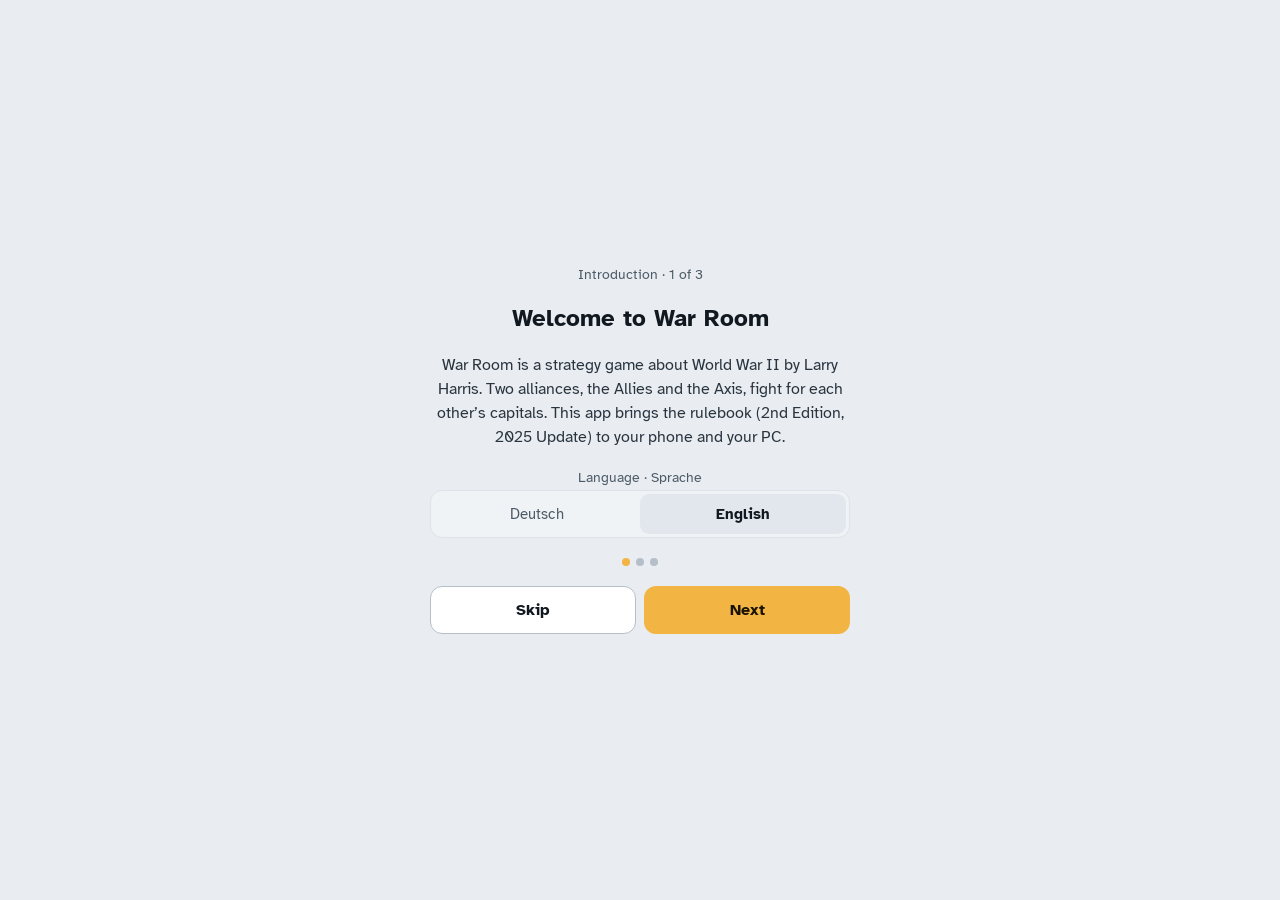
<file: static/war-room/index.html>
<!doctype html>
<html lang="de">
<head>
<meta charset="utf-8">
<meta name="viewport" content="width=device-width, initial-scale=1, viewport-fit=cover">
<meta name="theme-color" content="#301207">
<meta name="color-scheme" content="dark light">
<meta name="apple-mobile-web-app-capable" content="yes">
<meta name="mobile-web-app-capable" content="yes">
<meta name="apple-mobile-web-app-status-bar-style" content="black-translucent">
<meta name="apple-mobile-web-app-title" content="War Room">
<meta name="description" content="War Room – private digitale Fassung für Handy und PC · private digital edition for phone and PC">
<meta name="robots" content="noindex, nofollow">
<link rel="apple-touch-icon" href="apple-touch-icon.png">
<title>War Room</title>
<link rel="manifest" href="manifest.webmanifest"><link rel="icon" href="icon.svg" type="image/svg+xml"><link rel="stylesheet" href="assets/main-PASLQCQM.css">
</head>
<body data-pagefind-ignore="all">
<div id="root"></div>
<noscript>Die App braucht JavaScript. · This app needs JavaScript.</noscript>
<script type="module" src="assets/main-7BLK4ZT3.js"></script>
</body>
</html>
</file>
<file: static/war-room/assets/main-PASLQCQM.css>
@font-face{font-family:Atkinson Hyperlegible;font-weight:400;font-style:normal;font-display:swap;src:local("Atkinson Hyperlegible"),url("./AtkinsonHyperlegible-Regular-QM2HEKO6.woff") format("woff")}@font-face{font-family:Atkinson Hyperlegible;font-weight:700;font-style:normal;font-display:swap;src:local("Atkinson Hyperlegible Bold"),url("./AtkinsonHyperlegible-Bold-7HANFXYF.woff") format("woff")}@font-face{font-family:Barlow Condensed;font-weight:500;font-style:normal;font-display:swap;src:local("Barlow Condensed Medium"),url("./BarlowCondensed-Medium-UPMP4O4F.woff") format("woff")}@font-face{font-family:Barlow Condensed;font-weight:600;font-style:normal;font-display:swap;src:local("Barlow Condensed SemiBold"),url("./BarlowCondensed-SemiBold-X3N26CCY.woff") format("woff")}@font-face{font-family:Barlow Condensed;font-weight:700;font-style:normal;font-display:swap;src:local("Barlow Condensed Bold"),url("./BarlowCondensed-Bold-FT7YEVUT.woff") format("woff")}@font-face{font-family:Stardos Stencil;font-weight:700;font-style:normal;font-display:swap;src:local("Stardos Stencil Bold"),url("./StardosStencil-Bold-7ILNGLM6.ttf") format("truetype")}:root{--font: "Atkinson Hyperlegible", system-ui, -apple-system, "Segoe UI", Roboto, sans-serif;--font-num: "Barlow Condensed", "Arial Narrow", system-ui, sans-serif;--font-stencil: "Stardos Stencil", "Barlow Condensed", Georgia, serif;--bg: #0E141A;--bg-deep: #0B1015;--surface: #18212A;--surface-2: #212C37;--surface-3: #2C3946;--surface-sunk: #141B22;--line: #2F3C48;--line-soft: #24303A;--line-strong: #3A4652;--text: #EDF1F4;--text-2: #C9D3DC;--muted: #A3B0BC;--accent: #F2B544;--accent-text: #F2B544;--accent-soft: #232016;--on-accent: #1B1300;--allied: #79B0F2;--axis: #F2925F;--on-badge: #0E141A;--nation-US: #2F64D6;--nation-BC: #B0307F;--nation-SU: #D2232A;--nation-CHN: #F2C81F;--nation-GER: #262626;--nation-ITA: #4CC26E;--nation-JPN: #F4F1EA;--nation-GER-rim: #EDEDE6;--nation-JPN-rim: #C8102E;--board-sea: #496A8C;--hotspot: #F07A2E;--order: #EE5A3C;--op-paper: #F3EED0;--op-band: #1E1E1E;--op-field: #FFFFFF;--op-ink: #1E1C16;--op-line: #A9A28C;--embattled-red: #E0453A;--embattled-blue: #5B8CFF;--wood: #301207;--wood-ink: #F4F1EA;--wood-muted: #D9C5A6;--wood-faint: #A68B6C;--battle: #413B39;--on-nation-US: #FFFFFF;--on-nation-BC: #FFFFFF;--on-nation-SU: #FFFFFF;--on-nation-CHN: #0B0F14;--on-nation-GER: #FFFFFF;--on-nation-ITA: #0B0F14;--on-nation-JPN: #0B0F14;--die-yellow: #F1C615;--die-blue: #4C74ED;--die-green: #3FA750;--die-red: #D72C32;--die-black: #0A0A0A;--die-white: #F2F2F2;--res-oil: #C06C6C;--res-iron: #9CA8C0;--res-osr: #8A6038;--ok: #6FD3B4;--reach-near: #6FD3B4;--reach-far: #8CBEFF;--reach-rail: #FF8AD8;--ok-bg: #12241F;--ok-line: #2E6B5A;--ok-text: #D7E7E1;--danger: #FF9A8F;--danger-bg: #2A1717;--danger-line: #6B3530;--warn-bg: #2A2414;--warn-line: #5C4A1E;--warn-text: #EDE3C8;--sea: #10202D;--sea-line: #2B4A63;--land-line: #7A8794;--land-neutral: #3A3F45;--land-impassable: #232A31;--map-label: #EDF1F4;--map-halo: #0A1016;--shadow: 0 8px 28px rgba(0, 0, 0, .45);--radius: 14px;--tap: 48px;color-scheme:dark}:root[data-theme=light]{--bg: #F4F6F8;--bg-deep: #E9EDF1;--surface: #FFFFFF;--surface-2: #EEF2F5;--surface-3: #E1E7ED;--surface-sunk: #F0F3F6;--line: #CBD4DC;--line-soft: #DDE3E9;--line-strong: #B4BFC9;--text: #111820;--text-2: #2A3540;--muted: #4D5B68;--accent: #F2B544;--accent-text: #7A4E00;--accent-soft: #FFF4DC;--on-accent: #1B1300;--allied: #79B0F2;--axis: #F2925F;--ok: #1B7A5E;--ok-bg: #E3F5EE;--ok-line: #8FD2BC;--ok-text: #12392E;--danger: #B3261E;--danger-bg: #FCEBEA;--danger-line: #E7A39D;--warn-bg: #FFF5DA;--warn-line: #E6C46E;--warn-text: #4A3A0C;--sea: #CFE1EF;--sea-line: #A9C6DC;--land-line: #FFFFFF;--land-neutral: #DAD7CE;--land-impassable: #CFCBC1;--map-label: #111820;--map-halo: #FFFFFF;--shadow: 0 8px 28px rgba(20, 30, 40, .18);color-scheme:light}@media(prefers-color-scheme:light){:root:not([data-theme=dark]){--bg: #F4F6F8;--bg-deep: #E9EDF1;--surface: #FFFFFF;--surface-2: #EEF2F5;--surface-3: #E1E7ED;--surface-sunk: #F0F3F6;--line: #CBD4DC;--line-soft: #DDE3E9;--line-strong: #B4BFC9;--text: #111820;--text-2: #2A3540;--muted: #4D5B68;--accent: #F2B544;--accent-text: #7A4E00;--accent-soft: #FFF4DC;--on-accent: #1B1300;--allied: #79B0F2;--axis: #F2925F;--ok: #1B7A5E;--ok-bg: #E3F5EE;--ok-line: #8FD2BC;--ok-text: #12392E;--danger: #B3261E;--danger-bg: #FCEBEA;--danger-line: #E7A39D;--warn-bg: #FFF5DA;--warn-line: #E6C46E;--warn-text: #4A3A0C;--sea: #CFE1EF;--sea-line: #A9C6DC;--land-line: #FFFFFF;--land-neutral: #DAD7CE;--land-impassable: #CFCBC1;--map-label: #111820;--map-halo: #FFFFFF;--shadow: 0 8px 28px rgba(20, 30, 40, .18);color-scheme:light}}html{font-size:16px;-webkit-text-size-adjust:100%}html[data-text=large]{font-size:18px}html[data-text=xlarge]{font-size:20px}html[data-zoom],html[data-zoom] body{overflow:hidden}html[data-zoom] #root{width:calc(100% / var(--zoom));height:calc(100% / var(--zoom));transform:scale(var(--zoom));transform-origin:0 0}*{box-sizing:border-box}html,body{margin:0;height:100%;background:var(--bg);color:var(--text);font-family:var(--font)}body{overscroll-behavior:none;-webkit-tap-highlight-color:transparent}#root{height:100%}button,input,select,textarea{font:inherit;color:inherit}button{cursor:pointer}button:disabled{cursor:not-allowed}a{color:var(--accent-text)}:focus-visible{outline:3px solid var(--accent);outline-offset:2px}.sr-only{position:absolute;width:1px;height:1px;overflow:hidden;clip:rect(0 0 0 0);white-space:nowrap}.num{font-family:var(--font-num);font-variant-numeric:tabular-nums;white-space:nowrap}.muted{color:var(--muted)}.small{font-size:.875rem}.tiny{font-size:.8125rem}.strong{font-weight:700}.accent{color:var(--accent-text)}.ok-text{color:var(--ok)}.danger-text{color:var(--danger)}.row{display:flex;flex-direction:row;align-items:center;gap:8px}.row.wrap{flex-wrap:wrap}.col{display:flex;flex-direction:column;gap:8px}.grow{flex:1;min-width:0}.gap-2{gap:2px}.gap-4{gap:4px}.gap-8{gap:8px}.gap-12{gap:12px}.space{justify-content:space-between}.center{justify-content:center;align-items:center}@media(prefers-reduced-motion:reduce){*{animation:none!important;transition:none!important}}html[data-motion=reduced] *{animation:none!important;transition:none!important}.app{height:100%;display:flex;flex-direction:column;max-width:720px;margin:0 auto;position:relative;background:var(--bg)}.screen{flex:1;min-height:0;display:flex;flex-direction:column}.scroll{flex:1;min-height:0;overflow-y:auto;-webkit-overflow-scrolling:touch}.pad{padding:0 16px}.page{padding:4px 16px 24px;display:flex;flex-direction:column;gap:12px}.wood{background-color:var(--wood);background-image:var(--tex-wood, none);background-size:max(800px,100%) auto;color:var(--wood-ink)}.paper{background-color:var(--op-paper);background-image:var(--tex-paper, none);color:var(--op-ink)}.battle-surface{background-color:var(--battle);background-image:var(--tex-battle, none)}.topbar{display:flex;align-items:center;gap:4px;padding:max(8px,env(safe-area-inset-top)) 8px 6px 4px;min-height:60px;border-bottom:2px solid #120602;background-color:var(--wood);background-image:var(--tex-wood, none);background-size:max(800px,100%) auto;background-position:0 0;color:var(--wood-ink)}.topbar h1{margin:0;font-size:1.25rem;font-weight:700;line-height:1.2}.topbar .sub,.topbar .muted{font-size:.8125rem;color:var(--wood-muted)}.topbar .accent{color:var(--accent)}.topbar .icon-btn{color:var(--wood-ink)}.topbar .icon-btn:active{background:#f4f1ea24}.topbar .chip{color:var(--wood-ink);border-color:#f4f1ea80;background:#00000038}.topbar .brand{font-family:var(--font-stencil);font-size:1.5rem;letter-spacing:.04em;text-transform:uppercase;color:#e9c46a}.topbar .titles{flex:1;min-width:0;display:flex;flex-direction:column}.topbar .titles>*{white-space:nowrap;overflow:hidden;text-overflow:ellipsis}.player-chip{white-space:nowrap;padding:0 8px;font-size:.8125rem;flex-shrink:0}.player-chip-name{margin-left:4px;max-width:7em;overflow:hidden;text-overflow:ellipsis}@media(max-width:399px){.player-chip-name{display:none}}.player-flags{display:inline-flex;align-items:center;gap:3px}.player-flags .num{font-weight:700;font-size:.875rem}.nowrap{white-space:nowrap;flex-wrap:nowrap}.hs-kind{display:inline-flex;align-items:center}.game-title{font-size:1.0625rem;white-space:nowrap;overflow:hidden;text-overflow:ellipsis;min-width:0}.topbar .titles>.game-title{white-space:normal;overflow:visible;line-height:1.15;font-family:var(--font-num);font-size:1.125rem}.screen.game>.topbar{flex-wrap:wrap;row-gap:0}.phase-strip{flex:1 0 100%;display:flex;align-items:center;flex-wrap:wrap;gap:4px 10px;min-height:36px;--rim-y: 6px;--rim-x: 0px;border:none;background:#0000002e;color:var(--wood-ink);font:inherit;text-align:left;padding:4px 10px;border-radius:10px;margin:2px 0 0 4px}.phase-strip:active{background:#f4f1ea24}.phase-strip-name{font-weight:700;font-size:.9375rem}.topbar button.game-titles{border:none;background:none;color:inherit;font:inherit;text-align:left;padding:2px 4px;border-radius:10px;align-items:stretch;gap:1px}.topbar button.game-titles:active{background:#f4f1ea24}.game-head-name{display:flex;align-items:center;gap:4px;min-width:0;line-height:1.25}.game-head-name .game-head-text{white-space:nowrap;overflow:hidden;text-overflow:ellipsis;min-width:0}.game-head-name svg{flex-shrink:0;opacity:.8}.icon-btn{width:var(--tap);height:var(--tap);min-width:var(--tap);border-radius:12px;border:none;background:transparent;color:var(--text);display:inline-flex;align-items:center;justify-content:center}.icon-btn:active{background:var(--surface-2)}.icon-btn.boxed{border:1px solid var(--line-strong);background:var(--bg);width:44px;height:44px;min-width:44px}.topbar .icon-btn.back-games{color:var(--wood-ink)}.phases{display:inline-flex;align-items:center;gap:2px;flex-shrink:0}.phases>span{display:inline-flex;color:var(--wood-faint)}.phases>span.done{color:var(--wood-muted)}.phases>span.now{color:var(--accent)}.phases.on-surface>span{color:var(--muted);opacity:.6}.phases.on-surface>span.done{opacity:1}.phases.on-surface>span.now{color:var(--accent-text);opacity:1}.tabbar{display:grid;grid-template-columns:repeat(6,minmax(0,1fr));border-top:2px solid #120602;padding:6px 4px max(10px,env(safe-area-inset-bottom));background-color:var(--wood);background-image:var(--tex-wood, none);background-size:max(800px,100%) auto;background-position:0 100%}.tabbar button{border:none;background:none;color:var(--wood-muted);display:flex;flex-direction:column;align-items:center;gap:3px;font-size:.75rem;min-height:52px;position:relative;padding:4px 0;border-radius:10px}.tabbar button[aria-current=page]{color:var(--accent);font-weight:700;background:#00000047}.tabbar .count{position:absolute;top:0;left:50%;margin-left:6px;min-width:18px;height:18px;padding:0 4px;border-radius:9px;background:var(--accent);color:var(--on-accent);font-size:.75rem;font-weight:700;display:flex;align-items:center;justify-content:center}.section-head{display:flex;align-items:center;justify-content:space-between;gap:8px;margin-top:6px}.section-head .section-title{margin-top:0}.help-btn{position:relative;flex-shrink:0;width:32px;height:32px;border-radius:16px;border:none;background:transparent;color:var(--muted);display:inline-flex;align-items:center;justify-content:center;padding:0}.help-btn:after{content:"";position:absolute;inset:-8px}.help-btn:active{background:var(--surface-2)}.topbar .help-btn{color:var(--wood-muted)}.topbar .help-btn.big{width:44px;height:44px;border-radius:22px;color:var(--wood-ink)}.topbar .help-btn.big:active{background:#f4f1ea24}.help-text p{margin:0;line-height:1.45}.help-text ul{margin:0;padding-left:20px;display:flex;flex-direction:column;gap:6px;line-height:1.4}.section-title{margin:6px 0 0 2px;font-family:var(--font-num);font-weight:600;font-size:.95rem;letter-spacing:.06em;text-transform:uppercase;color:var(--muted)}.section-title.accent{color:var(--accent-text)}.card{background:var(--surface);border:1px solid var(--line);border-radius:var(--radius);padding:14px;display:flex;flex-direction:column;gap:8px}.card.flat{border-color:transparent}.card.sunk{background:var(--surface-sunk);border-color:var(--line-soft)}.card.tap{text-align:left;width:100%;color:inherit}.card.tap:active{background:var(--surface-2)}.card.selected{border:2px solid var(--accent);background:var(--accent-soft)}.card.row{flex-direction:row;align-items:center}.list{background:var(--surface);border-radius:var(--radius);overflow:hidden;display:flex;flex-direction:column}.list>*+*{border-top:1px solid var(--line-soft)}.list-row{display:flex;align-items:center;gap:12px;min-height:56px;padding:8px 14px;background:none;border:none;width:100%;text-align:left;color:inherit}button.list-row:active{background:var(--surface-2)}.list-row .title{font-size:1rem}.list-row .meta{font-size:.8125rem;color:var(--muted)}.graphic-symbol{display:inline-block;flex:none;background-repeat:no-repeat}.graphic-strip{display:flex;flex-wrap:wrap;gap:6px;align-items:center}.btn{min-height:var(--tap);padding:0 16px;border-radius:12px;border:1px solid var(--line-strong);background:var(--surface);color:var(--text);font-weight:700;font-size:1rem;display:inline-flex;align-items:center;justify-content:center;gap:8px;text-decoration:none}.btn.lg{min-height:56px;border-radius:14px;font-size:1.0625rem}.btn.primary{background:var(--accent);color:var(--on-accent);border-color:transparent}.btn.danger{background:var(--danger-bg);color:var(--danger);border-color:var(--danger-line)}.btn.ghost{background:transparent;border-color:transparent;color:var(--accent-text)}.btn.link{background:transparent;border:none;color:var(--danger);text-decoration:underline;font-weight:400;font-size:.875rem;min-height:40px}.btn.block{width:100%}.btn:disabled{opacity:.45}.btn.small{min-height:40px;padding:0 12px;font-size:.875rem}.btn.only-icon{padding:0;width:var(--tap);min-width:var(--tap);flex-shrink:0}:where(button,a[href],summary,[role=button],[role=radio],[role=tab],[role=switch]):where(:not(.map-wrap *)){position:relative}:where(button,a[href],summary,[role=button],[role=radio],[role=tab],[role=switch]):where(:not(.map-wrap *)):after{content:"";position:absolute;inset:calc(-1 * var(--rim-y, var(--rim, 4px))) calc(-1 * var(--rim-x, var(--rim, 4px)))}.btn.small,.btn.link,.segmented button,.bb-head .icon-btn{--rim: 5px}.pr-head .icon-btn,.op-head .stepper button{--rim: 7px}.pr-table .stepper button,.pr-cg .stepper button{--rim: 8px}.bb-unit,.bb-all,.switch{--rim: 9px}.bb-plate{--rim-y: 15px;--rim-x: 8px;cursor:pointer}.bb-plate:disabled{cursor:default;opacity:1}.chip{--rim: 7px}.rule-chip{--rim: 9px}.rule-chip.mini{--rim: 12px}.unit-chip.tappable{--rim: 10px;--rim-y: 10px;--rim-x: 4px}.pr-unit-btn{--rim-y: 10px;--rim-x: 4px}summary{--rim-y: 10px;--rim-x: 0px}.footer{display:flex;gap:8px;padding:12px 16px max(16px,env(safe-area-inset-bottom));border-top:1px solid var(--line-soft);background:var(--bg);flex-wrap:wrap}.footer .btn.grow{flex:1}.stepline{display:grid;grid-auto-flow:column;grid-auto-columns:minmax(0,1fr);gap:4px;list-style:none;margin:0;padding:0}.stepline>span,.stepline>li{font-size:.75rem;text-align:center;padding-top:6px;border-top:4px solid var(--line-soft);color:var(--muted)}.stepline>li{display:flex;align-items:center;justify-content:center;gap:4px;white-space:nowrap;overflow:hidden}.stepline>li .num{font-weight:700;font-size:.875rem}.stepline>.done{border-color:#4a5a68}.stepline>.now{border-color:var(--accent);color:var(--accent-text);font-weight:700}.stepper{display:inline-flex;align-items:center;gap:4px}.stepper button{width:44px;height:44px;border-radius:10px;border:1px solid var(--line-strong);background:var(--surface-2);color:var(--text);display:inline-flex;align-items:center;justify-content:center}.stepper output{min-width:36px;text-align:center;font-family:var(--font-num);font-size:1.5rem;font-weight:700}.segmented{display:grid;grid-auto-columns:minmax(0,1fr);grid-auto-flow:column;padding:3px;border-radius:12px;background:var(--surface-sunk);border:1px solid var(--line-soft)}.segmented button{min-height:40px;border-radius:9px;border:none;background:transparent;color:var(--muted);font-size:.9375rem;padding:0 6px}.segmented button[aria-checked=true],.segmented button[aria-selected=true]{background:var(--surface-3);color:var(--text);font-weight:700}.switch{width:52px;height:32px;min-width:52px;border-radius:16px;border:none;background:var(--line-strong);padding:3px;display:flex;justify-content:flex-start}.switch span{width:26px;height:26px;border-radius:13px;background:var(--muted)}.switch[aria-checked=true]{background:var(--accent);justify-content:flex-end}.switch[aria-checked=true] span{background:var(--on-accent)}.switch:disabled,select.input:disabled{opacity:.45}.chip{min-height:36px;padding:0 12px;border-radius:18px;border:1px solid var(--line-strong);background:transparent;color:var(--text);font-size:.875rem;display:inline-flex;align-items:center;gap:6px}.chip[aria-pressed=true],.chip.on{border-color:var(--accent);background:var(--accent-soft);color:var(--accent-text);font-weight:700}.choice{display:flex;align-items:center;gap:12px;min-height:52px;padding:8px 12px;border-radius:12px;border:1px solid var(--line);background:var(--surface);color:inherit;text-align:left;width:100%}.choice[aria-checked=true],.choice[aria-pressed=true],.choice.on{border:2px solid var(--accent);background:var(--accent-soft)}.choice:disabled{color:var(--muted)}.radio-dot{width:20px;height:20px;min-width:20px;border-radius:10px;border:2px solid var(--line-strong);display:inline-flex;align-items:center;justify-content:center}.choice[aria-checked=true] .radio-dot,.choice.on .radio-dot{border-color:var(--accent)}.choice[aria-checked=true] .radio-dot:after,.choice.on .radio-dot:after{content:"";width:10px;height:10px;border-radius:5px;background:var(--accent)}.input{min-height:48px;padding:0 14px;border-radius:12px;background:var(--surface);border:1px solid var(--line);width:100%;font-size:1rem}.search{display:flex;align-items:center;gap:10px;min-height:48px;padding:0 14px;border-radius:12px;background:var(--surface);border:1px solid var(--line)}.search input{flex:1;min-width:0;border:none;background:transparent;outline:none;font-size:1rem}.badge{display:inline-flex;align-items:center;gap:4px;padding:1px 6px;border-radius:4px;font-family:var(--font-num);font-weight:700;font-size:.875rem;line-height:1.35;color:var(--on-badge);white-space:nowrap}.badge.allied{background:var(--allied)}.badge.axis{background:var(--axis)}.badge.neutral{background:#c9d3dc}.badge.lg{font-size:1.0625rem;padding:2px 8px;border-radius:6px;gap:5px}.badge.nation{padding:1px 6px 1px 2px;border:1px solid transparent}.badge.nation.lg{padding:2px 8px 2px 3px}.badge.nation .token{border-radius:3px}.badge.n-US{background:var(--nation-US);color:var(--on-nation-US)}.badge.n-BC{background:var(--nation-BC);color:var(--on-nation-BC)}.badge.n-SU{background:var(--nation-SU);color:var(--on-nation-SU)}.badge.n-CHN{background:var(--nation-CHN);color:var(--on-nation-CHN)}.badge.n-GER{background:var(--nation-GER);color:var(--on-nation-GER);border-color:var(--nation-GER-rim)}.badge.n-ITA{background:var(--nation-ITA);color:var(--on-nation-ITA)}.badge.n-JPN{background:var(--nation-JPN);color:var(--on-nation-JPN);border-color:var(--nation-JPN-rim)}.token{display:inline-block;flex:none;vertical-align:middle;overflow:visible}.unit-chip{display:inline-flex;align-items:center;gap:5px;padding:3px 9px 3px 4px;border-radius:8px;background:var(--surface-3);white-space:nowrap;border:1px solid transparent}.unit-chip b{font-family:var(--font-num);font-size:1.125rem;line-height:1.1}.unit-chip span{font-size:.875rem}.unit-chip.damaged{border:1px dashed var(--accent)}.unit-chip.damaged em{font-style:normal;font-size:.75rem;color:var(--accent-text)}.unit-chip.gone{opacity:.5;text-decoration:line-through}.unit-chip.tappable{font:inherit;color:inherit;cursor:pointer}.unit-chip.tappable>span{text-decoration:underline dotted;text-underline-offset:3px}.unit-chip.tappable:active{background:var(--surface-2)}.unit-card-line{display:grid;grid-template-columns:minmax(7em,auto) 1fr;gap:2px 10px;align-items:center}.unit-card-line>.row{grid-column:2}.unit-card-table{border-collapse:collapse;width:100%;font-size:.875rem}.unit-card-table caption{text-align:left;padding:4px 0}.unit-card-table th,.unit-card-table td{padding:4px 6px;border-bottom:1px solid var(--line);text-align:left}.unit-card-table thead th{font-weight:600;color:var(--muted);font-size:.75rem}.unit-card-table td.num,.unit-card-table thead th:not(:first-child){text-align:right}.legend-row{display:flex;align-items:flex-start;gap:12px}.legend-sign{flex:0 0 52px;display:flex;justify-content:center;align-items:center;min-height:32px}.legend .map-pin.legend-report{position:static;transform:none;font-size:.75rem;border-radius:6px}.legend .convoy-badge.legend-convoy{position:static;display:inline-flex;gap:2px}.die{width:44px;height:44px;min-width:44px;border-radius:50%;display:inline-flex;align-items:center;justify-content:center}.die.sm{width:30px;height:30px;min-width:30px}.die.used{opacity:.4}.die.current{outline:3px solid var(--accent);outline-offset:2px}.cmd-token{filter:drop-shadow(0 1px 1px rgba(0,0,0,.35))}.token-row{display:flex;flex-wrap:wrap;gap:8px;align-items:center}.stencil-title{margin:0;font-family:var(--font-stencil);font-weight:700;font-size:1.625rem;line-height:1.15;letter-spacing:.02em;text-transform:uppercase;color:var(--text)}.rule-chip{align-self:flex-start;display:inline-flex;align-items:center;gap:6px;min-height:32px;padding:0 10px;border-radius:8px;background:var(--surface-2);color:var(--text-2);border:none;font-size:.8125rem;text-decoration:none}.rule-chip b{font-family:var(--font-num);font-weight:600;font-size:.9375rem}.rule-chip.mini{min-height:26px;padding:0 8px;font-size:.75rem}.rule-chip.mini b{font-size:.8125rem}.status{display:inline-flex;align-items:center;gap:5px;min-height:28px;padding:0 10px;border-radius:14px;font-size:.8125rem}.status.mine{background:var(--accent);color:var(--on-accent);font-weight:700}.status.wait{border:1px solid var(--line-strong);color:var(--muted)}.status.done{background:var(--ok-bg);color:var(--ok);font-weight:700}.update-bar{flex-shrink:0;display:flex;align-items:center;gap:8px;padding:max(8px,env(safe-area-inset-top)) 12px 8px;background:var(--warn-bg);color:var(--warn-text);border-bottom:1px solid var(--warn-line)}.update-bar .btn{flex-shrink:0}.app:has(>.update-bar) .topbar,.app:has(>.update-bar) .screen.game>.topbar{padding-top:8px}.notice{display:flex;gap:10px;align-items:flex-start;padding:12px;border-radius:12px;font-size:.875rem;line-height:1.4}.notice.info{background:var(--surface-sunk);color:var(--text-2)}.notice.ok{background:var(--ok-bg);border:1px solid var(--ok-line);color:var(--ok-text)}.notice.warn{background:var(--warn-bg);border:1px solid var(--warn-line);color:var(--warn-text)}.notice.error{background:var(--danger-bg);border:1px solid var(--danger-line);color:var(--text)}.notice .title{font-weight:700;font-size:1rem}.notice.ok .title{color:var(--ok)}.notice.warn .title{color:var(--accent-text)}.notice.error .title{color:var(--danger)}blockquote.quote{margin:0;padding:0 0 0 12px;border-left:3px solid var(--line-strong);font-size:.875rem;line-height:1.45;color:var(--text)}.backdrop{position:fixed;inset:0;background:#04080c99;z-index:40}.sheet{position:fixed;left:0;right:0;bottom:0;max-width:720px;margin:0 auto;max-height:88%;background:var(--surface);border-radius:20px 20px 0 0;border-top:1px solid var(--line);z-index:41;display:flex;flex-direction:column;box-shadow:var(--shadow)}.sheet .grip{align-self:center;width:40px;height:5px;border-radius:3px;background:#4a5a68;margin:8px 0 4px}.sheet .sheet-head{display:flex;align-items:flex-start;gap:8px;padding:4px 8px 4px 16px}.sheet .sheet-head h2{margin:8px 0 0;font-size:1.25rem}.sheet .sheet-body{overflow-y:auto;padding:4px 16px max(20px,env(safe-area-inset-bottom));display:flex;flex-direction:column;gap:12px}.overlay{position:fixed;inset:0;z-index:30;background:var(--bg);display:flex;flex-direction:column;max-width:720px;margin:0 auto}.handover{position:fixed;inset:0;z-index:75;background:var(--bg-deep);display:flex;flex-direction:column;align-items:center;justify-content:center;gap:20px;padding:24px;text-align:center}.handover.wood{background-color:var(--wood);background-image:var(--tex-wood, none);background-size:cover;background-position:center}.map-wrap{position:relative;flex:1;min-height:0;overflow:hidden;background:var(--sea);touch-action:none;user-select:none;-webkit-user-select:none}.map-gesture [data-map-gesture],.map-gesture [data-map-gesture] *{touch-action:none}.map-wrap{contain:layout paint}.map-wrap:focus:not(:focus-visible){outline:none}.map-wrap:focus-visible{outline:2px solid var(--accent);outline-offset:-2px}.map-stage{position:absolute;inset:0;transform-origin:0 0;will-change:transform;pointer-events:none}.map-tools{position:absolute;right:12px;top:56px;display:flex;flex-direction:column;gap:6px;z-index:2;flex-wrap:wrap-reverse;align-content:flex-start;max-height:calc(100% - 64px)}.map-tools.collapsed>:not(.map-tools-toggle){display:none}.map-drag{position:absolute;inset:0;width:100%;height:100%;display:none;pointer-events:none;z-index:3;overflow:visible}.map-drag line{stroke:var(--accent);stroke-width:3;stroke-dasharray:7 5;stroke-linecap:round}.map-hover{position:absolute;left:0;top:0;display:none;flex-direction:column;gap:2px;max-width:280px;padding:6px 10px;pointer-events:none;z-index:5;background:var(--surface);color:var(--text);border:1px solid var(--line-strong);border-radius:10px;box-shadow:var(--shadow);font-size:.8125rem;line-height:1.35}.map-hover b{font-size:.875rem}.map-overview{position:absolute;left:12px;bottom:12px;z-index:2;width:176px;height:176px;border-radius:10px;overflow:hidden;cursor:pointer;background:var(--sea);border:1px solid var(--line-strong);box-shadow:var(--shadow);touch-action:none}.map-overview canvas,.map-overview svg{position:absolute;inset:0;width:176px;height:176px}.map-overview polygon{fill:color-mix(in srgb,var(--accent) 18%,transparent);stroke:var(--accent);stroke-width:2}.outbox-bar{position:fixed;top:calc(60px + env(safe-area-inset-top));left:8px;right:8px;max-width:560px;margin:0 auto;z-index:20;display:flex;flex-wrap:wrap;align-items:center;gap:8px;padding:10px 12px;border-radius:12px;background:var(--warn-bg);color:var(--warn-text);border:1px solid var(--warn-line);box-shadow:var(--shadow)}.shortcut-list{display:flex;flex-direction:column;gap:6px;margin:0}.shortcut-list>div{display:grid;grid-template-columns:9.5rem 1fr;gap:8px;align-items:baseline}.shortcut-list dd{margin:0;font-size:.9375rem;line-height:1.4}.shortcut-list kbd{display:inline-block;padding:2px 7px;border:1px solid var(--line-strong);border-bottom-width:2px;border-radius:6px;background:var(--surface-2);font-family:var(--font);font-size:.8125rem;font-weight:700;white-space:nowrap}.map-area:has(>.bb-sheet:not(.closed)) .map-tools{top:8px;flex-direction:row;flex-wrap:nowrap;max-height:none}.region-pop{position:absolute;left:8px;top:60px;z-index:4;display:flex;flex-direction:column;gap:8px;padding:6px 10px 10px 12px;background:var(--surface);border:1px solid var(--line-strong);border-radius:14px;box-shadow:var(--shadow);outline:none}.region-pop-head{display:flex;align-items:center;gap:4px}.region-pop-head h2{flex:1;margin:0;font-size:1rem;line-height:1.25}.region-pop-body{display:flex;flex-direction:column;gap:8px;min-height:0;overflow-y:auto;overscroll-behavior:contain}.region-pop-stacks{list-style:none;margin:0;padding:0;display:flex;flex-direction:column;gap:6px}.region-pop-stack{display:flex;align-items:center;gap:8px;padding:4px 6px;border-radius:10px;background:var(--surface-2)}.region-pop-icon{display:inline-flex;justify-content:center;min-width:30px;flex-shrink:0}.region-pop-actions{justify-content:flex-end}.region-pop-arrow{position:absolute;width:14px;height:14px;background:var(--surface);border:1px solid var(--line-strong);transform:rotate(45deg);pointer-events:none}.region-pop[data-side=above] .region-pop-arrow{bottom:-8px;border-top:none;border-left:none}.region-pop[data-side=below] .region-pop-arrow{top:-8px;border-bottom:none;border-right:none}.region-pop[data-side=cover] .region-pop-arrow{display:none}.region-pop[data-side=right] .region-pop-arrow{left:-8px;border-top:none;border-right:none}.region-pop[data-side=left] .region-pop-arrow{right:-8px;border-bottom:none;border-left:none}.map-compass{display:inline-flex;color:var(--accent-text)}.map-tools .map-globe[aria-pressed=true]{border:2px solid var(--accent);background:var(--accent-soft);color:var(--accent-text)}.map-overlay{position:absolute;left:0;top:0;width:0;height:0;pointer-events:none}.map-place{position:absolute;width:0;height:0}.map-canvas{position:absolute;pointer-events:none}.map-upright{position:absolute;left:0;top:0;pointer-events:none}.map-perf{position:absolute;left:8px;top:8px;z-index:3;max-width:min(260px,calc(100% - 80px));padding:6px 8px;border-radius:10px;background:#080c10d1;color:#edf1f4;font-family:var(--font-num);font-size:12px;line-height:1.3;pointer-events:none}.map-perf p{margin:0}.map-perf-head b{color:#f2b544}.map-perf .map-perf-act{margin-top:4px}.map-perf table{border-collapse:collapse;margin-top:2px}.map-perf th,.map-perf td{padding:0 6px 0 0;text-align:left;font-weight:400}.map-perf th{color:#a3b0bc}.map-perf-actions{display:flex;gap:6px;margin-top:4px;pointer-events:auto}.map-name{position:absolute;left:0;transform:translate(-50%);display:flex;align-items:center;gap:2px;white-space:nowrap}.map-label{color:var(--map-label);font-family:var(--font);font-weight:700;font-size:.75rem;line-height:.875rem;padding:0 3px;border-radius:3px;background:color-mix(in srgb,var(--map-halo) 72%,transparent)}.map-bombs{display:inline-flex;align-items:center;gap:1px}.map-bombs .map-label{font-family:var(--font-num);font-size:11px}.map-board{position:absolute;left:0;top:0;transform-origin:0 0}.map-board>img{position:absolute;left:0;top:0;width:100%;height:100%;display:block;-webkit-user-select:none;user-select:none;-webkit-user-drag:none}.map-board-sea{position:absolute;border-radius:50%;background:var(--board-sea)}.yourturn{position:relative;z-index:3;background:var(--surface);border-radius:20px 20px 0 0;border-top:1px solid var(--line);padding:4px 16px 12px;display:flex;flex-direction:column;gap:8px}.yourturn .grip{align-self:center;width:40px;height:5px;border-radius:3px;background:#4a5a68;margin-top:4px}.map-area{position:relative;flex:1;min-height:0;display:flex}.map-hint{position:absolute;left:12px;right:64px;top:8px;z-index:2;display:flex;pointer-events:none}.map-hint>span{pointer-events:auto;max-width:100%;background:color-mix(in srgb,var(--bg) 88%,transparent);border:1px solid var(--line-strong);border-radius:16px;padding:6px 12px;font-size:.875rem;font-weight:700;white-space:nowrap;overflow:hidden;text-overflow:ellipsis}.map-hint.shown{align-items:center;gap:4px}.map-hint.shown .icon-btn{pointer-events:auto;flex-shrink:0;width:48px;height:48px;min-width:48px;border-radius:24px;background:color-mix(in srgb,var(--bg) 88%,transparent);border:1px solid var(--line-strong)}.recap-card,.recap-bar{position:absolute;left:8px;right:64px;top:8px;z-index:3;max-width:460px;box-sizing:border-box;background:var(--surface);border:1px solid var(--accent);border-radius:14px;box-shadow:var(--shadow)}.recap-card{display:flex;flex-direction:column;gap:6px;padding:4px 4px 10px 12px}.icon-btn.recap-button{position:absolute;left:8px;top:8px;z-index:3;width:48px;height:48px;min-width:48px;color:var(--accent-text);box-shadow:var(--shadow)}.icon-btn.recap-button.seen{color:var(--text)}.recap-count{position:absolute;top:-7px;right:-7px;min-width:20px;height:20px;padding:0 5px;box-sizing:border-box;border-radius:10px;background:var(--accent);color:var(--on-accent);font-size:.75rem;font-weight:700;display:flex;align-items:center;justify-content:center}.recap-card>.row.gap-8{padding-top:2px}.recap-bar{display:flex;flex-direction:column;gap:0;padding:8px 2px 2px 12px}.recap-step{display:flex;align-items:baseline;gap:8px;padding-right:10px}.recap-bar .num{flex-shrink:0}.recap-keys{justify-content:flex-end;gap:2px}.recap-text{flex:1;min-width:0;display:-webkit-box;-webkit-line-clamp:2;-webkit-box-orient:vertical;overflow:hidden}.recap-step{flex-wrap:wrap}.recap-step .recap-text{flex-basis:100%}.recap-keys{flex-wrap:wrap}.recap-speed{min-width:48px;justify-content:center;font-weight:700}.convoy-badge{display:inline-flex;padding:2px;border-radius:6px;border:2px solid #7D8A96;background:var(--bg)}.convoy-badge.allied{border-color:var(--allied)}.convoy-badge.axis{border-color:var(--axis)}.convoy-badge.inactive{border-style:dashed}.region-links>summary{cursor:pointer;padding:8px 0;list-style:none}.region-links>summary::-webkit-details-marker{display:none}.region-links[open]>summary{margin-bottom:6px}.reach-legend{display:inline-flex;gap:8px;margin-left:8px;vertical-align:middle;font-size:.8125rem;font-weight:400}.reach-legend>span{display:inline-flex;align-items:center;gap:4px}.reach-legend svg{flex-shrink:0}.nation-tabs{display:flex;gap:6px;padding:6px 12px;overflow-x:auto;border-bottom:1px solid var(--line-soft)}.nation-tab{flex:1;min-width:56px;min-height:44px;display:flex;flex-direction:column;align-items:center;justify-content:center;gap:0;border-radius:10px;border:1px solid var(--line);background:var(--surface);color:var(--text);padding:2px 6px}.nation-tab.on{border:2px solid var(--accent);background:var(--accent-soft)}.op-panel{position:absolute;left:8px;right:8px;bottom:8px;z-index:3;display:flex;flex-direction:column;gap:4px;max-height:40%;overflow-y:auto;overscroll-behavior:contain;padding:2px 2px 2px 10px;background:var(--surface);border:1px solid var(--line-strong);border-radius:14px;box-shadow:var(--shadow)}.op-line{display:flex;flex-wrap:wrap;justify-content:flex-end;align-items:center;gap:2px;min-height:48px}.op-line-main{flex:1 1 110px;min-width:0;min-height:48px;display:flex;align-items:center;gap:8px}.op-line-text{min-width:0;overflow:hidden;text-overflow:ellipsis;white-space:nowrap;font-size:.9375rem}.op-line-text svg{vertical-align:-2px}.op-alert{flex-shrink:0;display:inline-flex;align-items:center;justify-content:center;width:32px;height:32px;color:var(--danger)}.op-more{display:flex;flex-direction:column;gap:8px;padding:0 8px 8px 0}.footer>.op-panel{position:sticky;top:0;z-index:2;max-height:none;flex-shrink:0;box-shadow:none;border-radius:12px;color:var(--text)}.footer>.op-panel .op-line-main{flex-basis:100%}.op-panel-no{width:24px;height:24px;flex-shrink:0;border-radius:12px;display:inline-flex;align-items:center;justify-content:center;font-family:var(--font-num);font-weight:700;background:var(--order);color:#fff}.op-error{position:absolute;left:8px;right:8px;top:52px;z-index:4}.footer.op-bar{flex-direction:column;flex-wrap:nowrap;gap:6px;padding-top:6px;background-color:var(--op-paper);background-image:var(--tex-paper, none);color:var(--op-ink);border-top:1px solid var(--op-line)}.op-head{display:flex;align-items:center;gap:8px;background:var(--op-band);color:#f4f1ea;border-radius:6px;padding:4px 4px 4px 10px}.op-title{flex:1;min-width:0;display:flex;align-items:center;gap:6px;font-family:var(--font-num);font-weight:600;font-size:1rem;letter-spacing:.04em;text-transform:uppercase;white-space:nowrap}.op-title b{font-size:1.125rem}.op-lock{display:inline-flex;color:#c9c2ac}.op-status{font-size:.75rem;letter-spacing:0;text-transform:none;background:#2f6b4e;color:#fff;border-radius:8px;padding:1px 6px}.op-status.changed{background:#8a5a00}.bb-die-name{display:none;font-size:12px;line-height:1;color:var(--muted)}@media(min-width:390px)and (min-height:500px){.bb-dice-named .bb-die-name{display:inline}}.op-bid{display:inline-flex;align-items:center;gap:4px}.op-bid-label{font-size:11px;line-height:1.15;max-width:76px;text-align:right;color:var(--muted)}.op-lock-word{font-size:11px;margin-left:2px;color:var(--muted)}.op-pref-hint{margin:0 0 4px;font-size:12px;color:var(--muted)}.op-head .stepper button{width:38px;height:38px;background:#2e2e2e;border-color:#555;color:#fff}.op-head .stepper output{min-width:34px;height:30px;line-height:30px;border-radius:4px;background:var(--op-field);color:var(--op-ink);font-size:1.25rem}.op-fields{list-style:none;margin:0;padding:0;display:grid;grid-template-columns:repeat(auto-fill,minmax(60px,1fr));gap:4px}.op-field{position:relative;width:100%;height:50px;display:flex;flex-direction:column;align-items:center;justify-content:center;gap:2px;padding:2px;border-radius:4px;border:1px solid var(--op-line);background:var(--op-field);color:var(--op-ink)}.op-field.empty{background:transparent;border-style:dashed}.op-field.next{border:2px dashed var(--order);color:var(--order);background:var(--op-field)}.op-field.on{box-shadow:0 0 0 2px var(--op-band),0 0 0 4px var(--accent)}.op-field.warn{background:#fbe6cc;border-color:#b8661a}.op-no{position:absolute;left:3px;top:1px;font-family:var(--font-num);font-size:11px;line-height:1;color:#6b6450}.op-warn{position:absolute;right:2px;top:2px;color:#8a4a10;display:inline-flex}.op-tri{width:0;height:0;border-left:6px solid transparent;border-right:6px solid transparent;border-top:7px solid var(--order)}.op-target{font-family:var(--font-num);font-weight:700;font-size:14px;line-height:1}.op-cmd{font-family:var(--font-num);font-weight:700;font-size:13px;line-height:1;text-decoration:line-through}.op-pact{display:flex;flex-direction:column;gap:4px}.op-foot{display:flex;gap:8px;align-items:center}.op-foot .segmented{flex-shrink:0}.op-foot .btn{min-height:44px}.order-map{height:250px;border-radius:14px;overflow:hidden;display:flex;flex-shrink:0}.map-arrow-label{position:absolute;left:0;top:0;transform:translate(-50%,-50%);min-width:18px;height:18px;padding:0 4px;box-sizing:border-box;display:inline-flex;align-items:center;justify-content:center;border-radius:9px;border:2px solid var(--order);background:#fff;color:#1e1c16;font-family:var(--font-num);font-weight:700;font-size:12px;line-height:1}.map-arrow-label.active{border-color:#0b0f14;background:var(--accent)}.map-verdict{position:absolute;left:0;top:0;transform:translate(-50%,-50%);width:24px;height:24px;border-radius:12px;box-sizing:border-box;display:inline-flex;align-items:center;justify-content:center;border:2px solid #0B0F14;color:#fff}.map-verdict.valid{background:#2e7d3c}.map-verdict.invalid{background:#c62828}.map-arrow-note{position:absolute;left:0;top:0;transform:translate(-50%,-150%);white-space:nowrap;font-weight:700;font-size:12px;line-height:14px;padding:1px 5px;border-radius:4px;background:var(--accent);color:#1b1300;border:1px solid #0B0F14}.reorg-tray{padding:8px 8px 6px;user-select:none;-webkit-user-select:none;background:color-mix(in srgb,var(--bg) 96%,transparent)}.reorg-cols{flex-shrink:0;display:flex;gap:6px;overflow-x:auto;overscroll-behavior:contain;align-items:flex-start;padding:2px}.reorg-col{flex-shrink:0;width:56px;box-sizing:border-box;display:flex;flex-direction:column;align-items:center;gap:4px;padding:4px 0 2px;border-radius:12px;border:2px solid transparent;transition:opacity .12s}.reorg-col.accept{border:2px dashed var(--ok);background:var(--ok-bg)}.reorg-col.over{border:2px solid var(--ok);background:var(--ok-bg)}.reorg-col.refuse{border:2px solid var(--danger)}.reorg-col.dim{opacity:.42}.reorg-head{min-width:48px;min-height:30px;display:inline-flex;align-items:center;justify-content:center;padding:0;background:none;border:none;color:inherit}.reorg-new{height:26px;display:inline-flex;align-items:center;gap:1px;color:var(--muted);font-weight:700}.reorg-new .num{font-size:1.0625rem}.reorg-col.accept .reorg-new{color:var(--ok)}.reorg-field{position:relative;width:48px;height:48px;box-sizing:border-box;display:flex;flex-direction:column;align-items:center;justify-content:center;padding:0;border-radius:10px;border:1px solid var(--line-strong);background:var(--surface-2);color:inherit;touch-action:none;-webkit-touch-callout:none}.reorg-field b{font-size:.9375rem;line-height:1}.reorg-field.on{border:2.5px solid var(--accent);background:var(--accent-soft)}.reorg-pick{position:absolute;right:-7px;top:-8px;min-width:20px;height:20px;padding:0 5px;box-sizing:border-box;border-radius:10px;background:var(--accent);color:var(--on-accent);font-weight:700;font-size:.875rem;line-height:20px;text-align:center}.reorg-count{font-family:var(--font-num);font-size:.875rem;color:var(--muted)}.reorg-count.full{color:var(--accent-text);font-weight:700}.reorg-ghost{position:fixed;z-index:80;transform:translate(-50%,-60%);pointer-events:none;display:inline-flex;align-items:center;gap:2px;filter:drop-shadow(0 4px 8px rgba(0,0,0,.5))}.reorg-ghost b{font-size:1rem;background:var(--accent);color:var(--on-accent);border-radius:9px;padding:0 5px}.reorg-nations{display:flex;flex-wrap:wrap;gap:4px}.reorg-nation{display:inline-flex;align-items:center;gap:4px;height:44px;padding:0 10px 0 8px;border-radius:10px;border:1px solid var(--line-strong);background:var(--surface);color:var(--text);font:inherit;font-size:.875rem}.reorg-nation.on{border:2px solid var(--accent);background:var(--accent-soft)}.reorg-done{display:flex;align-items:center;gap:6px}.reorg-foot{gap:8px}.reorg-undo{width:48px;padding:0;justify-content:center;flex-shrink:0}.yourturn.reorg-bar{padding-top:8px}@media(orientation:landscape)and (max-height:560px),(orientation:landscape)and (min-width:900px){.reorg-foot{flex-wrap:wrap}.reorg-foot>.btn:last-child{flex-basis:100%}}button.region-pop-stack{width:100%;border:none;text-align:left;color:inherit;font:inherit}.op-layout{flex:1;min-height:0;display:flex;flex-direction:column}@media(orientation:landscape)and (max-height:560px),(orientation:landscape)and (min-width:900px){.op-layout{flex-direction:row}.footer.op-bar{width:300px;flex-shrink:0;overflow-y:auto;border-top:none;border-left:1px solid var(--op-line)}.op-fields{grid-template-columns:repeat(3,minmax(0,1fr))}.op-field{height:44px}.nation-tabs{padding-top:4px;padding-bottom:4px}.nation-tab{min-height:36px;flex-direction:row;gap:6px}}button.region-pop-stack:active{background:var(--surface-3)}button.region-pop-stack.on{background:var(--accent-soft);box-shadow:inset 0 0 0 2px var(--accent)}.footer.map-bar{flex-direction:column;flex-wrap:nowrap;gap:6px;padding-top:6px}.footer.map-bar.mb-scroll{max-height:calc(44vh / var(--zoom, 1));overflow:hidden}.mb-scroll-body{display:flex;flex-direction:column;gap:6px;min-height:0;flex:1 1 auto;overflow-y:auto;overflow-x:hidden;overscroll-behavior:contain}.footer.map-bar.mb-scroll>.op-foot{flex-shrink:0}.mb-head{display:flex;align-items:center;gap:8px;min-height:36px}.mb-title{flex:1;min-width:0;display:flex;align-items:center;gap:6px;font-family:var(--font-num);font-weight:600;font-size:1rem;letter-spacing:.04em;text-transform:uppercase;white-space:nowrap}.mb-title b{font-size:1.125rem;letter-spacing:0}.mb-fields{list-style:none;margin:0;padding:0;display:grid;grid-template-columns:repeat(auto-fill,minmax(64px,1fr));gap:4px}.mb-field{width:100%;height:50px;display:flex;flex-direction:column;align-items:center;justify-content:center;gap:3px;padding:2px;border-radius:8px;border:1px solid var(--line-strong);background:var(--surface-2);color:var(--text)}.mb-field.on{border:2px solid var(--accent);background:var(--accent-soft)}.mb-field.warn{border-color:var(--danger)}.mb-target{display:inline-flex;align-items:center;gap:2px;font-family:var(--font-num);font-weight:700;font-size:14px;line-height:1;white-space:nowrap}.mb-rank{font-family:var(--font-num);font-size:1.125rem;line-height:1}.mb-status{font-size:12px;line-height:1;color:var(--muted);white-space:nowrap}.mb-field.urgent{border:2px solid var(--accent)}.mb-field.urgent .mb-status{color:var(--accent);font-weight:700}.pl-pool{list-style:none;margin:0;padding:0;display:flex;flex-wrap:wrap;gap:4px}.pl-unit{display:inline-flex;align-items:center;gap:4px;padding:3px 8px 3px 4px;border-radius:8px;background:var(--surface-2);border:1px solid var(--line-strong);font-family:var(--font-num);font-size:1rem}.pl-unit.done{border-color:var(--ok-line);background:var(--ok-bg);color:var(--ok-text)}.pl-lost{display:flex;flex-wrap:wrap;align-items:center;gap:6px;font-size:.875rem;color:var(--danger)}.pl-row{gap:8px}.pl-fields{list-style:none;margin:0;padding:0;display:grid;grid-template-columns:repeat(auto-fill,minmax(116px,1fr));gap:4px}.pl-type{display:flex;min-width:0}.pl-type .pl-add{flex:1;min-width:0;border-radius:8px 0 0 8px}.pl-add b{font-size:1.125rem;line-height:1}.pl-minus{width:48px;height:50px;flex-shrink:0;display:inline-flex;align-items:center;justify-content:center;border-radius:0 8px 8px 0;border:1px solid var(--line-strong);border-left:none;background:var(--surface-2);color:var(--text)}.pl-add:disabled:not(.on),.pl-minus:disabled{opacity:.45}.pl-head .mb-title{flex:none}.pl-site{flex:1;min-width:0;justify-content:flex-end}.pl-site-name{min-width:0;font-size:.875rem;white-space:nowrap;overflow:hidden;text-overflow:ellipsis}.pl-site-room{flex-shrink:0;font-size:.875rem;color:var(--muted)}.dp-list>summary{cursor:pointer;padding:6px 0}.map-pin{position:absolute;left:0;top:0;transform:translate(-50%,-100%);white-space:nowrap;font-family:var(--font-num);font-weight:700;font-size:12px;line-height:14px;padding:1px 5px;border-radius:8px;border:1px solid #0B0F14;background:#fff;color:#1e1c16}.map-pin.plan{background:#2e7d3c;color:#fff}.map-pin.warn{background:#c62828;color:#fff}.map-pin.report{display:inline-flex;align-items:center;gap:4px;background:#1f2226;color:#edede6;padding:1px 5px 1px 4px}.map-pin.report .axis{color:#f2925f}.map-pin.report .allied{color:#79b0f2}.map-pin.report .nation{padding:0 3px;border-radius:3px;box-shadow:0 0 0 1px #edede6}.pr-chart{position:absolute;left:6px;right:6px;bottom:6px;z-index:3;max-height:calc(100% - 52px);display:flex;flex-direction:column;background-color:var(--op-paper);background-image:var(--tex-paper, none);color:var(--op-ink);border:1px solid var(--op-line);border-radius:10px;box-shadow:var(--shadow);overflow:hidden}.pr-head{margin:6px 6px 0;flex-shrink:0;padding-right:0}.pr-head .op-title{gap:5px}.pr-stencil{font-family:var(--font-stencil);font-weight:700;font-size:.8125rem;letter-spacing:0;overflow:hidden;text-overflow:ellipsis}.pr-left{display:inline-flex;align-items:center;gap:6px}.pr-res{display:inline-flex;align-items:center;gap:2px}.pr-res b{font-family:var(--font-num);font-size:1.0625rem;min-width:14px}.pr-res.neg b{color:#ff8a80}.pr-head .icon-btn{width:36px;height:36px;min-width:36px;color:#f4f1ea}.pr-head{flex-wrap:wrap;row-gap:0}.pr-band2{flex-basis:100%;display:flex;align-items:center;justify-content:space-between;gap:8px;padding:0 8px 3px 0;min-height:26px}.pr-room{font-size:.875rem;white-space:nowrap}.pr-room b{font-size:1.0625rem}.pr-trade{display:inline-flex;align-items:center;gap:2px;margin-left:6px;font-family:var(--font-num);font-weight:700;font-size:.875rem;white-space:nowrap}.pr-body{min-height:0;overflow-y:auto;overscroll-behavior:contain;padding:4px 6px 6px;display:flex;flex-direction:column;gap:6px}.pr-table{width:100%;border-collapse:collapse}.pr-table th,.pr-table td{padding:2px 3px;text-align:center;vertical-align:middle}.pr-table tbody td{padding-top:0;padding-bottom:0}.pr-table thead th{height:30px;font-family:var(--font-num);font-weight:600;font-size:.75rem;letter-spacing:.04em;text-transform:uppercase;color:#5a5440}.pr-table thead th svg{margin:0 auto;display:block}.pr-table th[scope=row]{text-align:left}.pr-table tbody td,.pr-total td,.pr-sum td,.pr-rest td{background:var(--op-field);border:1px solid var(--op-line)}.pr-table tbody th{background:#e2d9bc;border:1px solid var(--op-line);padding-left:4px}.pr-table tbody tr{height:36px}.pr-unit{display:inline-flex;align-items:center;gap:4px;font-family:var(--font-num);font-weight:700;font-size:.9375rem;white-space:nowrap}.pr-cgname{white-space:nowrap;line-height:1.1;font-size:.8125rem}.pr-cg-note{font-family:var(--font);font-weight:400;font-size:.75rem;color:#5a5440}.pr-unit-btn{border:none;background:none;color:inherit;padding:2px 0;text-align:left;white-space:normal;cursor:pointer}.pr-unit-btn>span{text-decoration:underline dotted;text-underline-offset:3px;font-family:var(--font-body, inherit);font-size:.875rem}.pr-five{font-size:.8125rem}.pr-qty{width:112px}.pr-table .stepper{gap:2px}.pr-table .stepper button{width:34px;height:34px;border-radius:8px;background:#2e2e2e;border-color:#555;color:#fff}.pr-table .stepper button:disabled{background:#8e887a;border-color:#8e887a;color:#e8e3d3;opacity:1}.pr-table .stepper output{min-width:26px;font-size:1.25rem;color:var(--op-ink)}.pr-dots svg{margin:0 auto}.pr-num{font-family:var(--font-num);font-weight:700;font-size:1.125rem}.pr-num.neg{color:#b3261e}.pr-star{color:#6b6450}.pr-rowhead{font-family:var(--font-num);font-weight:600;font-size:.875rem;letter-spacing:.04em;text-transform:uppercase}.pr-total th,.pr-sum th{text-align:left;padding:4px}.pr-total th .btn{margin-left:6px}.pr-rest th{background:var(--op-band);color:#f4f1ea;text-align:left;padding:4px 6px;border-radius:6px 0 0 6px}.pr-sum td,.pr-rest td{height:32px}.pr-cg{display:flex;flex-direction:column;gap:4px;padding:6px 8px;border:1px solid var(--op-line);border-radius:6px;background:var(--op-field)}.pr-cg .stepper button{width:34px;height:34px;border-radius:8px;background:#2e2e2e;border-color:#555;color:#fff}.pr-cg .stepper output{min-width:26px;font-size:1.25rem;color:var(--op-ink)}.pr-trademenu,.pr-trademenu .icon-btn{color:var(--op-ink)}.pr-trade-list{list-style:none;margin:0;padding:0;display:flex;flex-direction:column;gap:6px}.pr-trademenu .choice{flex-direction:column;align-items:flex-start;gap:2px;background:var(--op-field);border-color:var(--op-line);color:var(--op-ink)}.pr-trademenu .choice.on{border:2px solid var(--accent)}.pr-trade-now{padding:6px 8px;border:1px solid var(--op-line);border-radius:6px;background:var(--op-field)}.pr-error{flex-shrink:0;padding:0 8px;max-height:40%;overflow-y:auto}.footer.pr-foot{flex-shrink:0;flex-wrap:nowrap;align-items:center;padding:6px 8px 8px;background:transparent;border-top:1px solid var(--op-line)}.footer.pr-foot .btn{min-height:44px}@media(orientation:landscape)and (max-height:560px),(orientation:landscape)and (min-width:900px){.pr-chart{left:auto;top:6px;width:min(400px,62%);max-height:none}.footer.map-bar{width:300px;flex-shrink:0;overflow-y:auto;border-top:none;border-left:1px solid var(--line-soft);max-height:none}.mb-fields{grid-template-columns:repeat(3,minmax(0,1fr))}.footer.map-bar.mb-scroll{max-height:none;overflow:hidden}}.bb-sheet{position:absolute;left:6px;right:6px;bottom:6px;z-index:3;max-height:max(60%,calc(100% - 160px));display:flex;flex-direction:column;background-color:var(--battle);background-image:var(--tex-battle, none);color:#edede6;border:1px solid #0B0F14;border-radius:10px;box-shadow:var(--shadow);overflow:hidden}.bb-sheet.closed{max-height:none}.bb-head{flex-shrink:0;display:flex;align-items:center;gap:8px;padding:2px 2px 2px 10px;background:#121416}.bb-head .icon-btn{width:40px;height:40px;min-width:40px;color:#edede6}.bb-title{flex:1;min-width:0;display:flex;align-items:baseline;gap:8px;white-space:nowrap}.bb-stencil{font-family:var(--font-stencil);font-weight:700;font-size:.875rem;text-transform:uppercase;color:#e9c46a}.bb-stage{font-family:var(--font-num);font-weight:600;font-size:.9375rem;overflow:hidden;text-overflow:ellipsis}.bb-body{min-height:0;overflow-y:auto;overscroll-behavior:contain;padding:6px;display:flex;flex-direction:column;gap:8px}.bb-body>*{flex-shrink:0}.bb-body>.card{padding:10px 12px;gap:8px}.bb-body .card{background:var(--surface);color:var(--text)}.bb-section{display:flex;flex-direction:column;gap:4px;padding:6px 8px;border-radius:8px;background:#2a2e33}.bb-section-title{font-family:var(--font-num);font-weight:600;font-size:.8125rem;letter-spacing:.04em;text-transform:uppercase;color:#c2bca8}.bb-unit:focus-visible,.bb-all:focus-visible{outline:3px solid var(--accent);outline-offset:1px}.bb-report-card{gap:6px}.bb-body>.card.bb-sticky{position:sticky;top:-6px;z-index:2;box-shadow:0 6px 14px #00000073}.bb-body>.card.bb-compact{padding:8px 10px;gap:6px}.bb-compact .notice{padding:6px 10px}.bb-guide{padding:4px 4px 4px 8px;border-radius:10px;background:#f2b54424;color:var(--wood-ink)}@media(max-height:560px){.bb-body>.card.bb-sticky{position:static}}.region-pop-report{display:flex;flex-direction:column;gap:3px;padding:6px 8px;border-radius:8px;background:var(--surface-2)}@media(orientation:landscape)and (max-height:560px),(orientation:landscape)and (min-width:900px){.bb-sheet{left:auto;top:6px;width:min(460px,64%);max-height:none}.map-area:has(>.bb-sheet:not(.closed)) .map-tools{right:auto;left:12px}}.card.game-card{position:relative;flex-direction:row;gap:0;padding:0;overflow:hidden}.game-open{flex:1;min-width:0;display:flex;align-items:flex-start;gap:12px;padding:14px;border:none;background:none;color:inherit;font:inherit;text-align:left}.game-open:active{background:var(--surface-2)}.game-open:after{inset:0}.game-card.with-actions .game-name{padding-right:88px}.game-card.with-actions.one .game-name{padding-right:40px}.game-actions{position:absolute;top:2px;right:2px;display:flex}.game-actions .icon-btn{color:var(--muted)}.game-meta{align-items:center;gap:8px;min-width:0}.game-meta .game-flags{min-width:0}.game-flags{display:flex;flex-wrap:nowrap;align-items:center;gap:8px;overflow:hidden;min-height:20px}.game-flags>span{display:inline-flex;align-items:center;gap:2px;padding:1px 3px;border-radius:4px;flex-shrink:0}.game-flags>span.me{box-shadow:0 0 0 1.5px var(--accent)}.game-status{white-space:nowrap;overflow:hidden;text-overflow:ellipsis}.game-name{font-size:1.0625rem;overflow:hidden;text-overflow:ellipsis;white-space:nowrap;min-width:0}.game-phase{width:44px;flex-shrink:0;display:flex;flex-direction:column;align-items:center;gap:2px;padding:6px 0 4px;border-radius:10px;background:var(--surface-2);color:var(--muted)}.game-phase .num{font-weight:700;font-size:.875rem;color:var(--text-2)}.game-phase.urgent{background:var(--accent);color:var(--on-accent)}.game-phase.urgent .num{color:var(--on-accent)}.task-icon{width:40px;height:40px;flex-shrink:0;border-radius:10px;display:inline-flex;align-items:center;justify-content:center;background:var(--surface-2);color:var(--muted)}.task-icon.urgent{background:var(--accent);color:var(--on-accent)}.stand-in-card{border-color:var(--accent)}.stand-in-line{align-items:center;min-height:48px}.footer.home-foot{flex-wrap:wrap}.footer.home-foot .btn:not(.grow){flex-shrink:0}.footer.home-foot .btn.grow{min-width:min(100%,9.5rem)}.pact-state{width:28px;height:28px;border-radius:14px;display:inline-flex;align-items:center;justify-content:center;flex-shrink:0;background:var(--surface-2);color:var(--muted)}.pact-state.active{background:#2e7d3c;color:#fff}.pact-state.broken{background:#c62828;color:#fff}.chart-band .help-btn{color:#c9c2ac}.chart-band .help-btn:active{background:#ffffff1f}.section-title.log-group{display:flex;align-items:center;gap:6px}.log-phase{display:inline-flex;color:var(--accent-text)}.subbar{display:flex;align-items:center;gap:6px;padding:6px 12px;border-top:1px solid var(--line-soft);background:var(--bg)}.subbar .segmented{flex:1}.subbar .segmented button{padding:2px 3px;min-width:0;line-height:1.1;font-size:.875rem}.subbar .segmented .seg-label{display:block;white-space:normal;-webkit-hyphens:auto;hyphens:auto;overflow-wrap:anywhere}.log-filter{flex-wrap:nowrap;overflow-x:auto;scrollbar-width:none}.chat-main{display:flex;flex-direction:column}.chat-head{position:sticky;top:0;z-index:2;background:var(--bg);padding:8px 16px 6px;border-bottom:1px solid var(--line-soft);display:flex;flex-direction:column;gap:6px}.chat-channels{display:flex;gap:6px;overflow-x:auto;scrollbar-width:none}.chat-channels .chip{flex-shrink:0;min-height:40px}.chat-count{min-width:18px;height:18px;padding:0 4px;border-radius:9px;background:var(--accent);color:var(--on-accent);font-size:.75rem;font-weight:700;display:inline-flex;align-items:center;justify-content:center}.chat-list{flex:1;justify-content:flex-end;gap:10px}.chat-msg{display:flex;flex-direction:column;align-items:flex-start;gap:3px;max-width:86%}.chat-msg.mine{align-self:flex-end;align-items:flex-end}.chat-meta{display:inline-flex;align-items:center;gap:6px}.chat-bubble{display:block;text-align:left;white-space:pre-wrap;overflow-wrap:anywhere;background:var(--surface);border:1px solid var(--line);border-radius:14px 14px 14px 4px;padding:9px 12px;font-size:.9375rem;line-height:1.4;color:var(--text);min-height:40px}.chat-msg.mine .chat-bubble{background:var(--accent-soft);border-color:var(--accent);border-radius:14px 14px 4px}.chat-msg.deleted .chat-bubble{background:transparent;border-style:dashed}button.chat-bubble:active{background:var(--surface-2)}.chat-quote{white-space:pre-wrap;overflow-wrap:anywhere;color:var(--muted);border-left:3px solid var(--line-strong);padding-left:10px;max-height:calc(30vh / var(--zoom, 1));overflow-y:auto}.chat-compose{flex-direction:column;align-items:stretch;gap:4px;padding-bottom:8px}.chat-editing{display:flex;align-items:center;justify-content:space-between;color:var(--accent-text)}.chat-row{display:flex;align-items:flex-end;gap:6px}.chat-input{flex:1;min-height:48px;max-height:calc(30vh / var(--zoom, 1));padding:10px 12px;resize:none;line-height:1.35}.chat-len{color:var(--muted);align-self:flex-end}.chat-flags{display:inline-flex;align-items:center;gap:2px}.chat-len.over{color:var(--danger);font-weight:700}.chat-ref{display:inline-flex;align-items:center;gap:6px;max-width:100%;min-width:0;min-height:36px;padding:4px 12px;border:1px solid var(--line-strong);border-radius:18px;background:var(--surface-2);color:var(--text);font:inherit;font-size:.8125rem;text-align:left}button.chat-ref{cursor:pointer}.chat-ref svg{flex-shrink:0;color:var(--muted)}.chat-ref-text{overflow:hidden;text-overflow:ellipsis;white-space:nowrap;min-width:0}.chat-ref-draft{display:flex;align-items:center;gap:4px;min-width:0}.chat-ref-draft .chat-ref{flex:1}.chat-ref-warn{color:var(--danger)}.handover-chat{color:var(--wood-ink);border-color:#f4f1ea80;background:#00000038}.log-filter .chip,.subbar .log-chat{flex-shrink:0;padding:0 10px;min-width:44px;justify-content:center}.log-mention{align-items:center;min-height:44px;color:var(--accent-text)}.list-row.log-row.focus{background:var(--accent-soft);box-shadow:inset 3px 0 0 var(--accent)}.list-row.log-row{align-items:flex-start;gap:10px;padding-top:0;padding-bottom:0;min-height:48px}.log-kind{display:inline-flex;color:var(--muted);padding-top:14px;flex-shrink:0}.log-body,.log-link{padding:13px 0;min-width:0}.log-link{text-align:left;background:none;border:none;color:inherit;font:inherit;cursor:pointer;align-items:stretch}.list-row.log-row.major,.log-fold.major>.log-fold-btn{box-shadow:inset 3px 0 0 var(--accent)}.list-row.log-row.major .log-link,.list-row.log-row.major .log-body{font-weight:600}.log-fold{display:flex;flex-direction:column;gap:1px}.log-fold-btn{width:100%;align-items:center;gap:10px;min-height:48px;border:none;color:inherit;font:inherit;text-align:left;cursor:pointer}.log-fold-btn .log-kind{padding-top:0}.log-fold-text{font-size:.9375rem;min-width:0}.log-fold>.log-row{padding-left:24px}.log-rule{display:flex;padding-bottom:10px}.log-filter .chip svg{margin-right:4px}.log-where{color:var(--muted);font-family:var(--font-num);font-size:.8125rem;white-space:nowrap}.log-where svg{vertical-align:-2px}.rule-mark{flex-shrink:0;width:32px;height:32px;display:inline-flex;align-items:center;justify-content:center;border:none;border-radius:8px;background:transparent;color:var(--muted);--rim: 8px;margin-top:8px}.log-lock{display:inline-flex;vertical-align:-2px;margin-right:4px;color:var(--accent-text)}.toast{position:fixed;left:16px;right:16px;bottom:96px;max-width:520px;margin:0 auto;z-index:70;background:var(--surface-3);color:var(--text);border-radius:12px;padding:12px 14px;box-shadow:var(--shadow);font-size:.9375rem;pointer-events:none}.toast-title{display:block;font-weight:700;margin-bottom:4px}.spinner{width:28px;height:28px;border-radius:14px;border:3px solid var(--line-strong);border-top-color:var(--accent);animation:spin .9s linear infinite}.spinner.small{width:14px;height:14px;border-width:2px;flex-shrink:0}.computer-card{align-items:center}.computer-choice{color:var(--muted)}@keyframes spin{to{transform:rotate(360deg)}}@media(orientation:landscape)and (max-height:560px),(orientation:landscape)and (min-width:900px){.app{max-width:none}.screen.game{display:grid;grid-template-columns:auto minmax(0,1fr);grid-template-rows:auto minmax(0,1fr) auto}.screen.game>.topbar{grid-column:1 / -1;min-height:48px;padding-top:max(4px,env(safe-area-inset-top));padding-bottom:4px;padding-left:max(4px,env(safe-area-inset-left))}.screen.game>.topbar .titles{flex-direction:row;align-items:center;gap:12px}.screen.game>.topbar{flex-wrap:nowrap}.screen.game>.topbar .phase-strip{flex:0 1 auto;margin:0;min-height:40px}.screen.game>.topbar .titles>.game-head-name{flex-shrink:1;max-width:40%}.screen.game>.tabbar{grid-column:1;grid-row:2 / 4;display:flex;flex-direction:column;gap:2px;width:76px;overflow-y:auto;background-size:cover;border-top:none;border-right:2px solid #120602;padding:6px 4px max(6px,env(safe-area-inset-bottom)) max(4px,env(safe-area-inset-left))}.screen.game>.tabbar button{flex:0 0 auto;min-height:48px;padding:2px 0}.screen.game>:where(:not(.topbar):not(.tabbar)){grid-column:2;grid-row:2;min-height:0;min-width:0}.screen.game>.subbar{grid-row:3;padding-right:max(12px,env(safe-area-inset-right))}.screen.maptab{flex-direction:row}.screen.maptab>.yourturn{width:300px;flex-shrink:0;border-radius:0;border-top:none;border-left:1px solid var(--line);overflow-y:auto;padding-right:max(16px,env(safe-area-inset-right))}.screen.maptab>.yourturn .grip{display:none}}.screen.maptab .map-tools{top:8px;max-height:calc(100% - 16px)}.layer-row{display:flex;align-items:center;gap:10px;width:100%;min-height:52px;padding:0 12px;border-radius:12px;border:1px solid var(--line);background:var(--surface-2);color:var(--text);font:inherit;font-size:1rem;text-align:left}.layer-row[aria-pressed=true]{border-color:var(--accent);background:var(--accent-soft)}.layer-row .grow{flex:1}.bb-hits-actions{display:flex;flex-direction:column;gap:8px}@media(orientation:landscape)and (max-height:560px),(orientation:landscape)and (min-width:900px){.bb-body>.card.bb-sticky.bb-hits{position:sticky;display:grid;grid-template-columns:minmax(0,1fr) 128px;column-gap:8px;row-gap:4px;align-items:start}.bb-hits>*{grid-column:1}.bb-hits>.bb-hits-actions{grid-column:2;grid-row:1 / span 6}.bb-hits>.bb-hits-actions>.row{flex-direction:column;align-items:stretch}}.op-instr{display:flex;flex-wrap:wrap;align-items:center;gap:4px 12px}.op-check{height:32px;display:inline-flex;align-items:center;gap:8px;padding:0 4px;border:none;background:transparent;color:var(--text);font:inherit;font-size:.875rem;white-space:nowrap;--rim-y: 8px;--rim-x: 4px}.op-check-box{width:20px;height:20px;box-sizing:border-box;flex-shrink:0;border-radius:5px;border:2px solid var(--muted);display:inline-flex;align-items:center;justify-content:center;color:var(--on-accent)}.op-check[aria-checked=true] .op-check-box{background:var(--accent);border-color:var(--accent)}.op-small{height:32px;min-height:32px;padding:0 10px;border-radius:8px;border:1px solid var(--line-strong);background:var(--surface-2);color:var(--text);font:inherit;font-size:.8125rem;font-weight:700;display:inline-flex;align-items:center;gap:4px;white-space:nowrap;--rim-y: 9px;--rim-x: 4px}.op-small.on{border-color:var(--accent);background:var(--accent-soft)}.op-small.ghost{border-color:transparent;background:transparent;color:var(--accent-text)}.op-instr-mark{position:absolute;right:3px;bottom:2px;font-family:var(--font-num);font-weight:700;font-size:12px;line-height:1;color:#8a4a10}.op-legend{list-style:none;margin:0;padding:0;display:flex;flex-direction:column;gap:6px}.op-legend li{display:flex;align-items:flex-start;gap:8px}.op-legend-key{flex-shrink:0;width:24px;height:24px;display:inline-flex;align-items:center;justify-content:center;border-radius:4px;background:var(--op-field);border:1px solid var(--op-line);font-family:var(--font-num);font-weight:700;font-size:14px;color:#8a4a10}.op-pact-btn{position:relative;display:inline-flex;align-items:center;gap:4px;height:40px;padding:0 8px;border-radius:8px;border:1px solid #555555;background:#2e2e2e;color:#f4f1ea;font:inherit;font-size:.875rem;font-weight:700;flex-shrink:0}.op-pact-btn.warn{border-color:#e57368;color:#ffb4a8}.op-pact-btn:after{content:"";position:absolute;inset:-5px}@media(orientation:landscape)and (max-height:560px),(orientation:landscape)and (min-width:900px){.topbar{min-height:48px;padding-top:max(4px,env(safe-area-inset-top));padding-bottom:4px;padding-left:max(4px,env(safe-area-inset-left))}.topbar .titles{flex-direction:row;align-items:baseline;gap:12px}.topbar .titles>:first-child{flex-shrink:0;max-width:60%}.topbar h1{font-size:1.125rem}.topbar .icon-btn,.topbar .help-btn.big{height:40px;--rim-y: 5px}.screen.side-foot{display:grid;grid-template-columns:minmax(0,1fr) min(280px,36%);grid-template-rows:auto auto minmax(0,1fr)}.screen.side-foot>.topbar{grid-column:1 / -1;grid-row:1}.screen.side-foot>:where(:not(.topbar):not(.footer)){grid-column:1;grid-row:2;min-width:0}.screen.side-foot>main{grid-row:3;min-height:0}.screen.side-foot>.footer{grid-column:2;grid-row:2 / 4;flex-direction:column;flex-wrap:nowrap;justify-content:flex-end;align-items:stretch;min-height:0;overflow-y:auto;border-top:none;border-left:1px solid var(--line-soft);padding:12px max(12px,env(safe-area-inset-right)) max(12px,env(safe-area-inset-bottom)) 12px}.screen.side-foot>.footer .btn.grow{flex:0 0 auto}.screen.side-foot>.footer>.row{flex-direction:column;align-items:stretch}}.cm-pick{display:flex;flex-wrap:wrap;gap:6px}.cm-opt{min-width:64px;min-height:64px;display:flex;flex-direction:column;align-items:center;justify-content:center;gap:2px;padding:4px 8px;border-radius:12px;border:1px solid var(--line-strong);background:var(--surface-2);color:var(--text);font:inherit}.cm-opt.on{border:2px solid var(--accent);background:var(--accent-soft)}.cm-code{font-family:var(--font-num);font-weight:700;font-size:.9375rem;line-height:1}.cm-meta{font-size:.75rem;color:var(--muted);line-height:1.1;text-align:center}.pick-fields{display:flex;flex-wrap:wrap;gap:8px;padding-top:6px}.reorg-field.on.loss{border-color:var(--danger);background:var(--danger-bg)}.reorg-field.on.loss .reorg-pick{background:var(--danger);color:var(--bg)}.victory-hero{display:flex;flex-direction:column;align-items:center;gap:8px;padding:16px 12px;border-radius:var(--radius);background:var(--accent-soft);border:2px solid var(--accent);text-align:center}.victory-hero.none{background:var(--surface);border-color:var(--line-strong)}.victory-hero p{margin:0;line-height:1.45;color:var(--text-2);font-size:.875rem}.victory-cup{color:var(--accent);display:inline-flex}.victory-hero.none .victory-cup{color:var(--muted)}.victory-title{margin:0;font-family:var(--font-stencil);font-size:1.75rem;line-height:1.1;letter-spacing:.04em;text-transform:uppercase;color:#e9c46a}.victory-hero.none .victory-title{color:var(--text)}.victory-hero .status{gap:6px}.victory-hero.defeat{background:var(--surface);border-color:var(--line-strong)}.victory-hero.defeat .victory-cup{color:var(--muted)}.victory-hero.defeat .victory-title{color:var(--text)}.surrender-panel{margin-top:24px}.victory-capital{gap:8px;min-height:28px}.victory-capital .ok{color:var(--ok);display:inline-flex}.victory-capital .muted{display:inline-flex}.victory-stats{display:grid;grid-template-columns:repeat(4,minmax(0,1fr));gap:6px}.victory-stat{display:flex;flex-direction:column;align-items:center;gap:2px;padding:8px 4px;border-radius:12px;background:var(--surface);text-align:center}.victory-stat .num{font-family:var(--font-num, inherit);font-weight:700;font-size:1.375rem}.victory-nations{width:100%;border-collapse:collapse}.victory-nations th{font-size:.75rem;color:var(--muted);font-weight:400;text-align:right;padding:0 0 4px}.victory-nations th:first-child{text-align:left}.victory-nations td{padding:5px 0;border-top:1px solid var(--line-soft);text-align:right}.victory-nations td:first-child{text-align:left}.victory-nations td.num{font-weight:700;font-size:1rem}.victory-nations td>span{margin-left:auto}.victory-nations tr.collapsed{color:var(--muted)}.victory-points{margin:0;padding-left:18px;display:flex;flex-direction:column;gap:4px;line-height:1.4;font-size:.9375rem}@media(orientation:landscape)and (max-height:560px),(orientation:landscape)and (min-width:900px){.victory-page{display:grid;grid-template-columns:minmax(0,2fr) minmax(0,3fr);column-gap:16px;align-items:start}.victory-page>*{grid-column:2}.victory-page>.victory-hero{grid-column:1;grid-row:1 / span 9;position:sticky;top:4px}.screen.victory>.footer{justify-content:flex-end;padding-left:40%}}@media(orientation:landscape)and (min-width:900px)and (min-height:560.01px){.screen.maptab>.yourturn,.footer.op-bar,.footer.map-bar{width:360px}.page{width:100%;max-width:960px;margin-left:auto;margin-right:auto;box-sizing:border-box}.page.home-page{max-width:1240px}.game-section{display:grid;grid-template-columns:repeat(auto-fill,minmax(340px,1fr));gap:12px;align-items:start}.game-section>:first-child{grid-column:1 / -1}.screen.side-foot{grid-template-columns:minmax(0,1fr) 320px}.sheet{inset:50% auto auto 50%;width:min(560px,calc(100% - 48px));max-height:82%;margin:0;transform:translate(-50%,-50%);border-radius:20px;border:1px solid var(--line)}.sheet .grip{display:none}.page.lage-grid{max-width:1240px;display:block;column-count:2;column-gap:16px}.page.lage-grid>*{break-inside:avoid;margin-bottom:16px}.page.lage-grid>.surrender-panel{column-span:all}.chat-compose{width:100%;max-width:960px;margin-left:auto;margin-right:auto;box-sizing:border-box}}@media(max-width:480px){.screen.game>.topbar{gap:2px;padding-right:4px}.screen.game>.topbar .fullscreen-btn{display:none}.screen.game>.topbar button.game-titles{padding-left:2px;padding-right:2px}.screen.game>.topbar .player-chip{padding:0 4px}.screen.game>.topbar .player-chip svg{width:16px;height:16px}.screen.game>.topbar>.icon-btn:not(.back-games){width:44px;min-width:44px;--rim-x: 2px}}@media(max-width:349px){.screen.game>.topbar .more-btn{display:none}}.lesson{flex-shrink:0;margin:6px 8px;border-radius:12px;background:var(--surface);border:1px solid var(--accent);color:var(--text)}.lesson-panel{display:flex;flex-direction:column;max-height:min(calc(28vh / var(--zoom, 1)),260px);min-height:0;overflow:hidden}.lesson-phase>summary{display:flex;align-items:center;min-height:48px;cursor:pointer;color:var(--accent-text);font-size:.875rem}.lesson-phase>span{display:block;margin-bottom:6px}.lesson-head{display:flex;align-items:center;gap:6px;min-height:48px;padding-left:12px;flex-shrink:0}.lesson-head .lesson-progress{flex:1;min-width:0;white-space:nowrap;overflow:hidden;text-overflow:ellipsis}.lesson-head .icon-btn{color:var(--muted)}.lesson-body{display:flex;flex-direction:column;gap:6px;min-height:0;overflow-y:auto;padding:0 12px 10px;line-height:1.4}.lesson-actions{flex-shrink:0;padding:8px 12px 10px;border-top:1px solid var(--line-soft)}.lesson-fold-btn{display:flex;align-items:center;gap:8px;width:100%;min-height:48px;padding:0 12px;border:none;border-radius:12px;background:transparent;color:var(--text);font:inherit;font-size:.875rem;text-align:left}.lesson-fold-text{flex:1;min-width:0;white-space:nowrap;overflow:hidden;text-overflow:ellipsis}.help-rules>summary{display:flex;align-items:center;gap:8px;min-height:48px;cursor:pointer;list-style:none;border-top:1px solid var(--line-soft)}.help-rules>summary::-webkit-details-marker{display:none}.help-rules[open]>summary svg{transform:rotate(180deg)}.force-compare>summary{display:flex;align-items:center;gap:8px;min-height:48px;cursor:pointer;list-style:none}.force-compare>summary::-webkit-details-marker{display:none}.force-compare[open]>summary svg{transform:rotate(180deg)}.decision-hint{flex-shrink:0;width:100%;border-radius:12px;background:var(--surface-2);border:1px solid var(--line-soft);color:var(--text)}.screen>.decision-hint{width:auto;margin:6px 8px 0}.decision-hint-btn{display:flex;align-items:center;gap:8px;width:100%;min-height:44px;padding:0 10px;border:none;border-radius:12px;background:transparent;color:var(--text);font:inherit;font-size:.875rem;text-align:left;cursor:pointer}.decision-hint-btn>svg{color:var(--accent-text);flex-shrink:0}.decision-hint-text{flex:1;min-width:0;white-space:nowrap;overflow:hidden;text-overflow:ellipsis}.decision-hint-body{max-height:min(calc(26vh / var(--zoom, 1)),220px);overflow-y:auto;padding:0 12px 10px;line-height:1.4}.lesson-round{display:flex;flex-direction:column;gap:6px;padding:8px 10px;margin-bottom:4px;border-radius:10px;background:var(--surface-2)}.lesson-moves{display:flex;flex-direction:column;align-items:flex-start;gap:6px;padding-top:8px;border-top:1px solid var(--line-soft)}.move-list{list-style:none;margin:0;padding:0;display:flex;flex-direction:column}.move-row{display:flex;align-items:center;gap:10px;padding:10px 0;border-bottom:1px solid var(--line-soft)}.move-row:last-child{border-bottom:none}.move-mark{flex-shrink:0;display:inline-flex;color:var(--muted)}.move-row.done .move-mark{color:var(--ok)}.move-text{flex:1;min-width:0;display:flex;flex-direction:column;gap:4px;line-height:1.35}.move-row>.btn{flex-shrink:0}.footer.map-bar.demo-bar .mb-head{flex-wrap:wrap;justify-content:space-between}.footer.map-bar.demo-bar .mb-title{flex:none}.demo-text{line-height:1.45}.game-section.stale>:not(:first-child){opacity:.55;filter:grayscale(1)}.home-help-row{flex:0 0 auto;align-items:center;gap:10px;min-height:48px;padding:6px 12px;border-radius:12px;border:1px solid var(--line);background:var(--surface);color:var(--text);font:inherit;text-align:left}.home-help-row>svg:first-child{color:var(--accent-text);flex-shrink:0}.home-help-row{display:none}.pc-column{margin-top:8px}.pc-task{width:100%;gap:10px;min-height:48px;border:none;border-radius:12px;background:var(--surface-2);color:inherit;font:inherit;text-align:left;cursor:pointer}@media(max-width:389px){.topbar .home-rules{display:none}}.version-line{align-self:center;min-height:48px;padding:0 16px;border:none;background:none;font-family:inherit}@media(orientation:landscape)and (min-width:900px)and (min-height:560.01px){.screen.side-foot>.footer.home-foot{justify-content:flex-start}.screen.side-foot>.footer.home-foot>.home-help-row{display:flex}.screen.side-foot>.footer.home-foot>.home-help-row{order:2}}@media(orientation:landscape)and (max-height:560px),(orientation:landscape)and (min-width:900px){.screen.game:has(>.lesson){grid-template-rows:auto auto minmax(0,1fr) auto}.screen.game:has(>.lesson)>.tabbar{grid-row:2 / 5}.screen.game:has(>.lesson)>:where(:not(.topbar):not(.tabbar):not(.lesson)){grid-row:3}.screen.game:has(>.lesson)>.subbar{grid-row:4}}.tour{position:fixed;inset:0;z-index:72}.tour-dim{position:absolute;inset:0;background:#04080c99}.tour-spot{position:absolute;border-radius:10px;border:2px solid var(--accent);box-shadow:0 0 0 9999px #04080c99;pointer-events:none}.tour-card{position:absolute;left:12px;right:12px;max-width:480px;margin:0 auto;display:flex;flex-direction:column;gap:6px;padding:12px 14px;border-radius:14px;background:var(--surface);border:1px solid var(--line);box-shadow:0 8px 28px #00000073}.tour-card:focus{outline:none}.term-link{display:inline;min-height:0;padding:0;border:none;background:none;color:inherit;font:inherit;text-decoration:underline dotted;text-underline-offset:3px;cursor:pointer}
</file>
